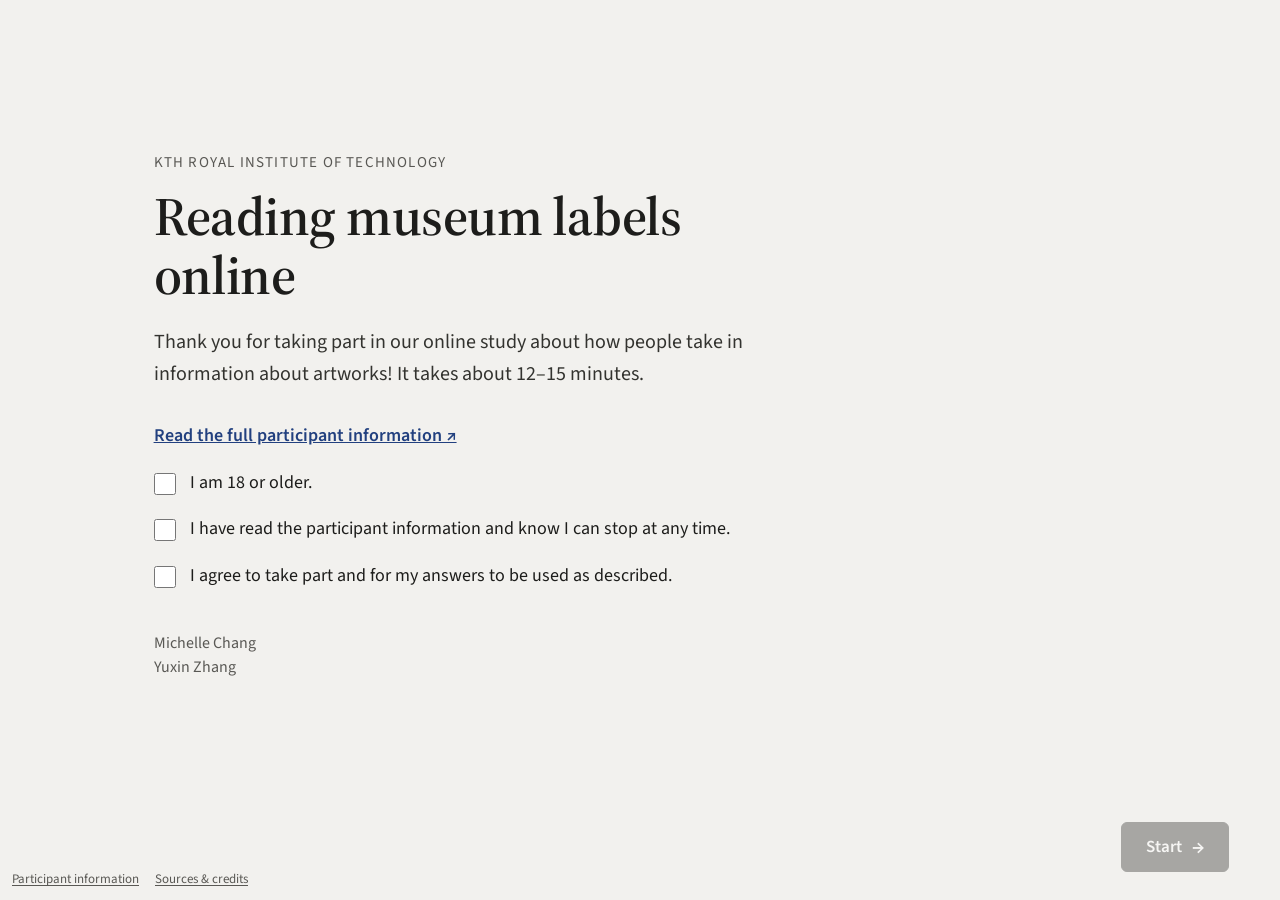
<file: index.html>
<!doctype html>
<html lang="en">
<head>
<meta charset="utf-8">
<meta name="viewport" content="width=device-width, initial-scale=1">
<meta name="robots" content="noindex, nofollow">
<title>Online museum study</title>
<link rel="preconnect" href="https://fonts.googleapis.com">
<link rel="preconnect" href="https://fonts.gstatic.com" crossorigin>
<link rel="stylesheet" href="https://fonts.googleapis.com/css2?family=Source+Sans+3:wght@400;600&family=Source+Serif+4:opsz,wght@8..60,400;8..60,600&display=swap">
<link rel="stylesheet" href="css/study.css">
</head>
<body>
<main id="app"><p class="loading">Loading…</p></main>

<footer class="site-footer">
  <a href="participant-info/" target="_blank" rel="noopener">Participant information</a>
  <a href="sources/" target="_blank" rel="noopener">Sources &amp; credits</a>
</footer>

<dialog id="learn-more" aria-labelledby="lm-title">
  <div class="lm-inner">
    <h2 id="lm-title"></h2>
    <div id="lm-body"></div>
    <form method="dialog"><button class="btn" id="lm-close">Close</button></form>
  </div>
</dialog>

<script src="config.js"></script>
<script src="content/content.js"></script>
<script src="js/study.js"></script>
</body>
</html>
</file>
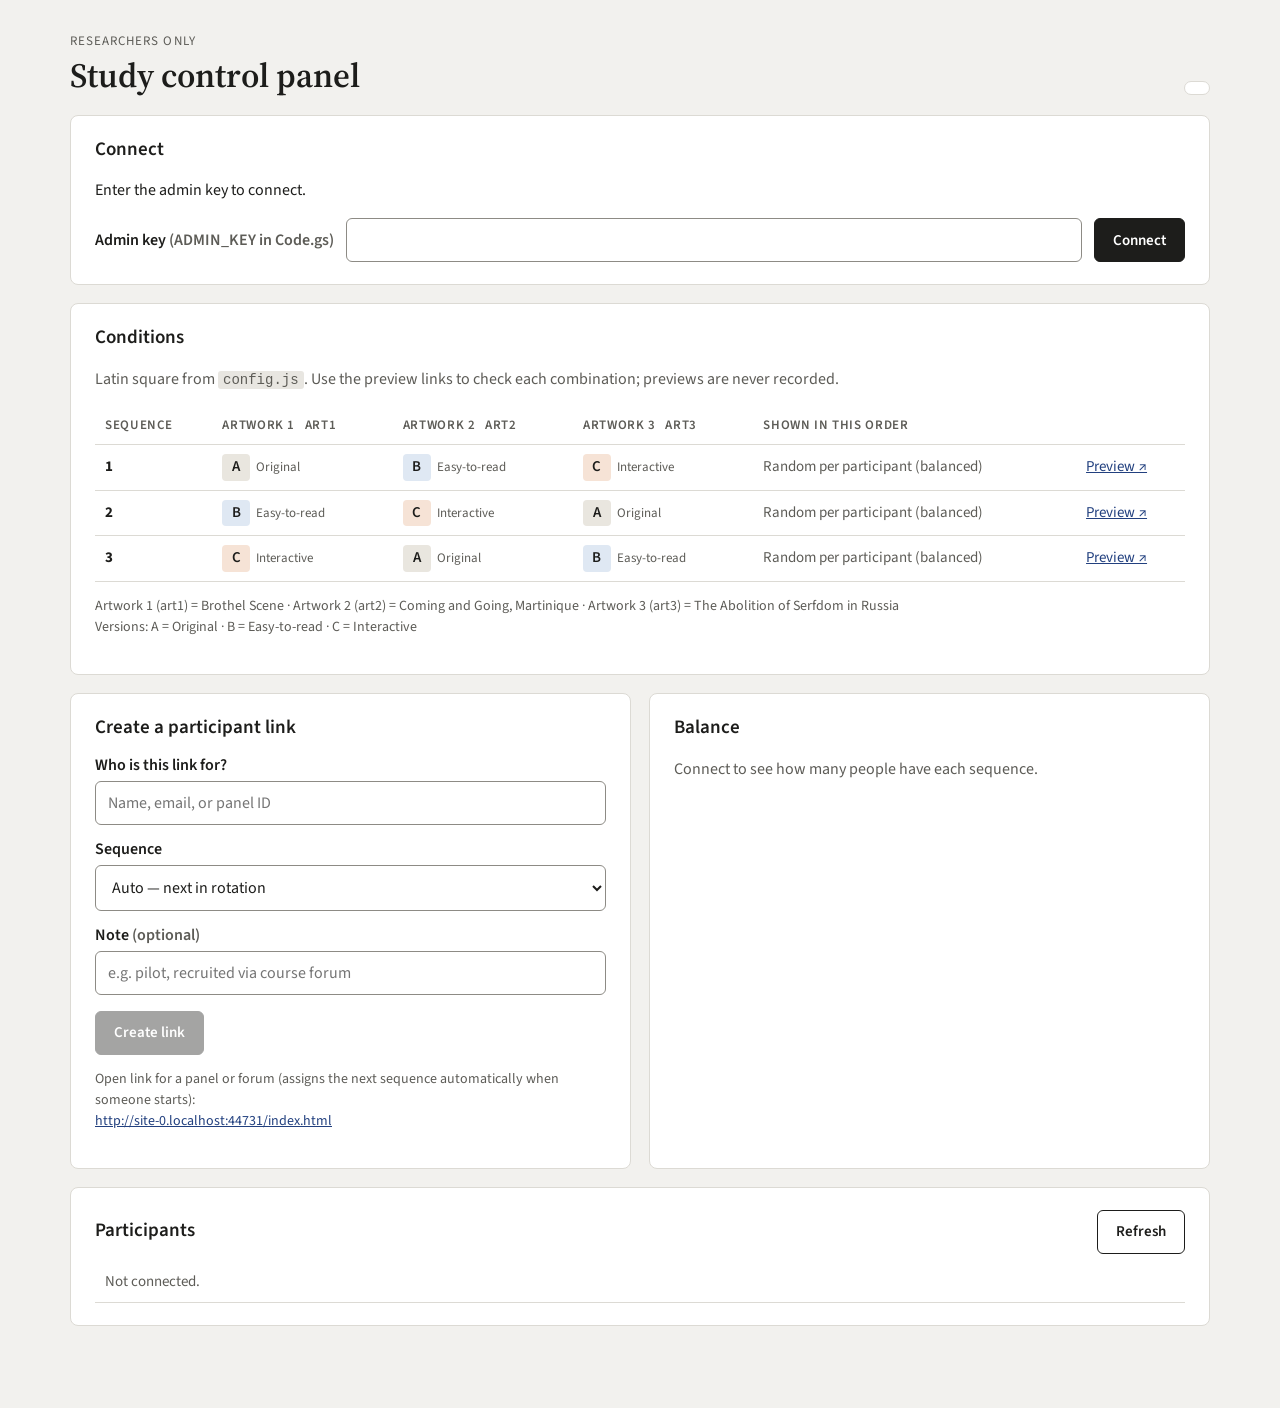
<file: admin.html>
<!doctype html>
<html lang="en">
<head>
<meta charset="utf-8">
<meta name="viewport" content="width=device-width, initial-scale=1">
<meta name="robots" content="noindex, nofollow">
<title>Study control panel</title>
<link rel="preconnect" href="https://fonts.googleapis.com">
<link rel="preconnect" href="https://fonts.gstatic.com" crossorigin>
<link rel="stylesheet" href="https://fonts.googleapis.com/css2?family=Source+Sans+3:wght@400;600&family=Source+Serif+4:opsz,wght@8..60,600&display=swap">
<link rel="stylesheet" href="css/admin.css">
</head>
<body>
<div class="wrap">
  <header class="top">
    <div>
      <p class="eyebrow">Researchers only</p>
      <h1>Study control panel</h1>
    </div>
    <div class="conn" id="conn"></div>
  </header>

  <section class="card" id="setup-card" hidden>
    <h2>Connect</h2>
    <p id="setup-msg"></p>
    <form id="key-form" class="row">
      <label for="key">Admin key <span class="muted">(ADMIN_KEY in Code.gs)</span></label>
      <input id="key" type="password" autocomplete="current-password" required>
      <button class="btn primary" type="submit">Connect</button>
    </form>
  </section>

  <section class="card">
    <h2>Conditions</h2>
    <p class="muted">Latin square from <code>config.js</code>. Use the preview links to check each combination; previews are never recorded.</p>
    <div class="table-scroll"><table class="square" id="square"></table></div>
  </section>

  <div class="grid2">
    <section class="card" id="create-card">
      <h2>Create a participant link</h2>
      <form id="create-form">
        <label for="label">Who is this link for?</label>
        <input id="label" placeholder="Name, email, or panel ID" required>
        <label for="seq">Sequence</label>
        <select id="seq"></select>
        <label for="note">Note <span class="muted">(optional)</span></label>
        <input id="note" placeholder="e.g. pilot, recruited via course forum">
        <button class="btn primary" type="submit" id="create-btn">Create link</button>
      </form>
      <div id="created" class="created" hidden></div>
      <p class="muted small" id="open-link-row"></p>
    </section>

    <section class="card">
      <h2>Balance</h2>
      <div id="balance"><p class="muted">Connect to see how many people have each sequence.</p></div>
      <p class="small"><a id="sheet-link" href="#" target="_blank" rel="noopener" hidden>Open the Google Sheet ↗</a></p>
    </section>
  </div>

  <section class="card">
    <div class="card-head">
      <h2>Participants</h2>
      <button class="btn" id="refresh" type="button">Refresh</button>
    </div>
    <div class="table-scroll"><table class="people" id="people"><tbody><tr><td class="muted">Not connected.</td></tr></tbody></table></div>
  </section>
</div>

<script src="config.js"></script>
<script src="content/content.js"></script>
<script src="js/admin.js"></script>
</body>
</html>
</file>
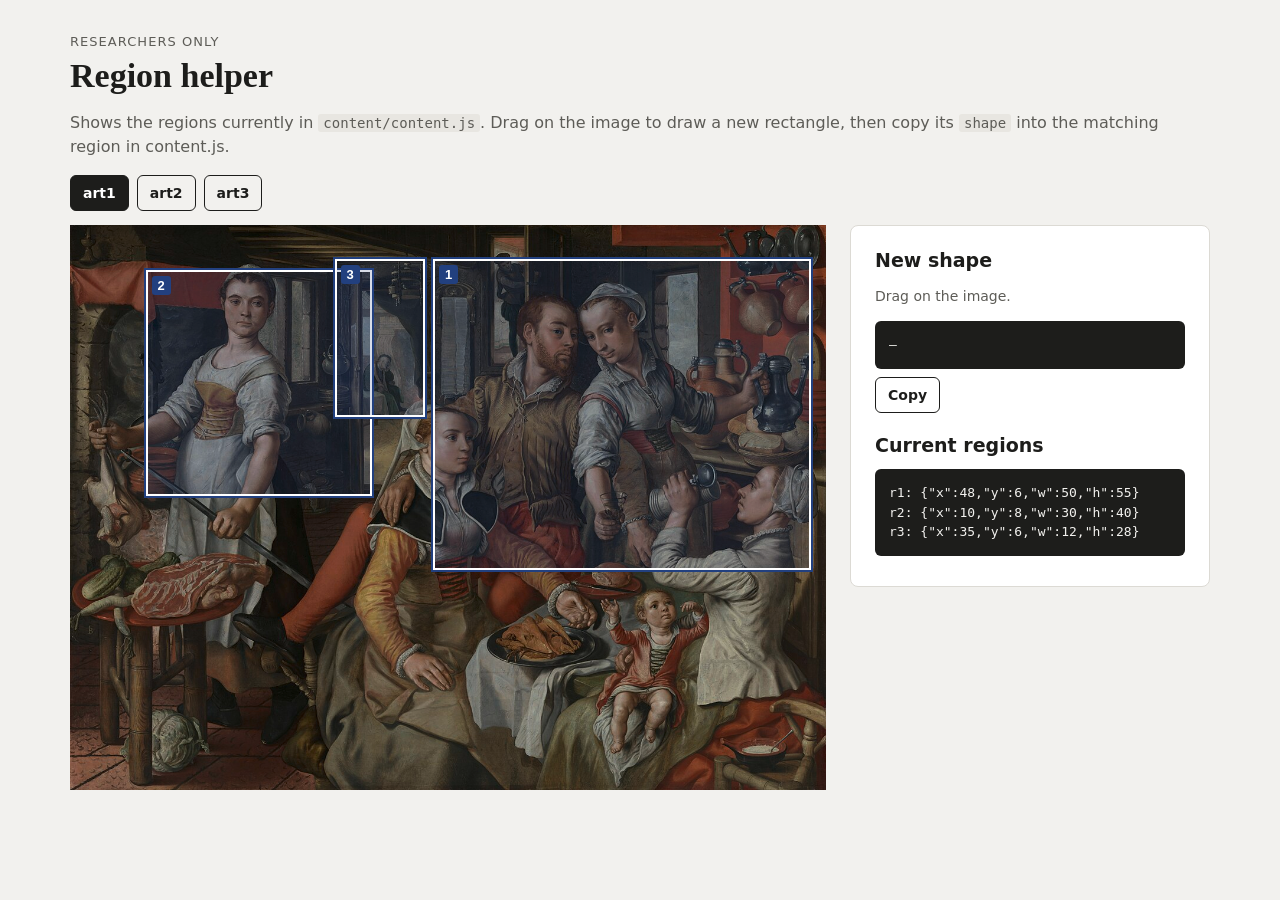
<file: region-helper.html>
<!doctype html>
<html lang="en">
<head>
<meta charset="utf-8">
<meta name="viewport" content="width=device-width, initial-scale=1">
<meta name="robots" content="noindex, nofollow">
<title>Region helper</title>
<link rel="stylesheet" href="css/admin.css">
<style>
  .stage { display: grid; grid-template-columns: minmax(0, 1fr) 360px; gap: 24px; align-items: start; }
  @media (max-width: 900px) { .stage { grid-template-columns: 1fr; } }
  .frame { position: relative; display: inline-block; line-height: 0; cursor: crosshair; user-select: none; max-width: 100%; }
  .frame img { max-width: 100%; max-height: 75vh; display: block; -webkit-user-drag: none; }
  .box { position: absolute; border: 2px solid #fff; outline: 2px solid #22407f; background: rgba(34,64,127,.18); pointer-events: none; }
  .box b { position: absolute; left: 4px; top: 4px; background: #22407f; color: #fff; font: 600 13px/1 sans-serif; padding: 3px 6px; border-radius: 3px; }
  .box.draft { outline-color: #b8501a; background: rgba(184,80,26,.2); }
  pre { background: #1d1d1b; color: #f2f1ee; padding: 14px; border-radius: 6px; font-size: 13px; line-height: 1.5; white-space: pre-wrap; margin: 8px 0; }
  .tabs { display: flex; gap: 8px; flex-wrap: wrap; margin-bottom: 14px; }
  .tabs .btn[aria-pressed="true"] { background: #1d1d1b; color: #fff; }
</style>
</head>
<body>
<div class="wrap">
  <p class="eyebrow">Researchers only</p>
  <h1>Region helper</h1>
  <p class="muted">Shows the regions currently in <code>content/content.js</code>. Drag on the image to draw a new rectangle, then copy its <code>shape</code> into the matching region in content.js.</p>
  <div class="tabs" id="tabs"></div>
  <div class="stage">
    <div><div class="frame" id="frame"><img id="img" alt=""></div></div>
    <div class="card">
      <h2>New shape</h2>
      <p class="muted small">Drag on the image.</p>
      <pre id="out">—</pre>
      <button class="btn small" id="copy" type="button">Copy</button>
      <h2 style="margin-top:20px">Current regions</h2>
      <pre id="current"></pre>
    </div>
  </div>
</div>
<script src="content/content.js"></script>
<script>
(function () {
  const C = window.STUDY_CONTENT;
  const frame = document.getElementById('frame'), img = document.getElementById('img');
  let art = C.artworks[0], draft = null, start = null;
  const r1 = n => Math.round(n * 10) / 10;

  function tabs() {
    document.getElementById('tabs').innerHTML = C.artworks.map((a, i) =>
      '<button class="btn small" type="button" data-i="' + i + '" aria-pressed="' + (a === art) + '">' + a.id + '</button>').join('');
  }
  function draw() {
    frame.querySelectorAll('.box').forEach(b => b.remove());
    art.regions.forEach((rg, k) => addBox(rg.shape, String(k + 1), ''));
    if (draft) addBox(draft, 'new', 'draft');
    document.getElementById('current').textContent = art.regions.map(rg => rg.id + ': ' + JSON.stringify(rg.shape)).join('\n');
  }
  function addBox(s, label, cls) {
    const b = document.createElement('div');
    b.className = 'box ' + cls;
    Object.assign(b.style, { left: s.x + '%', top: s.y + '%', width: s.w + '%', height: s.h + '%' });
    b.innerHTML = '<b>' + label + '</b>';
    frame.appendChild(b);
  }
  function load(a) { art = a; draft = null; img.src = a.image; tabs(); draw(); document.getElementById('out').textContent = '—'; }
  function pct(e) {
    const r = img.getBoundingClientRect();
    return { x: Math.max(0, Math.min(100, (e.clientX - r.left) / r.width * 100)), y: Math.max(0, Math.min(100, (e.clientY - r.top) / r.height * 100)) };
  }
  frame.addEventListener('pointerdown', e => { start = pct(e); frame.setPointerCapture(e.pointerId); });
  frame.addEventListener('pointermove', e => {
    if (!start) return;
    const p = pct(e);
    draft = { x: r1(Math.min(start.x, p.x)), y: r1(Math.min(start.y, p.y)), w: r1(Math.abs(p.x - start.x)), h: r1(Math.abs(p.y - start.y)) };
    draw();
  });
  frame.addEventListener('pointerup', () => {
    start = null;
    if (draft) document.getElementById('out').textContent = 'shape: { x: ' + draft.x + ', y: ' + draft.y + ', w: ' + draft.w + ', h: ' + draft.h + ' }';
  });
  document.getElementById('tabs').addEventListener('click', e => { const b = e.target.closest('[data-i]'); if (b) load(C.artworks[+b.dataset.i]); });
  document.getElementById('copy').addEventListener('click', () => navigator.clipboard && navigator.clipboard.writeText(document.getElementById('out').textContent));
  load(art);
})();
</script>
</body>
</html>
</file>
<file: css/study.css>
:root {
  color-scheme: light;
  --wall: #f2f1ee;
  --paper: #ffffff;
  --ink: #1d1d1b;
  --muted: #595854;
  --line: #d4d2cc;
  --accent: #22407f;
  --accent-soft: #e5eaf4;
  --focus: #b8501a;
  --serif: "Source Serif 4", Georgia, "Times New Roman", serif;
  --sans: "Source Sans 3", "Segoe UI", system-ui, -apple-system, sans-serif;
}

* { box-sizing: border-box; }
html, body { margin: 0; min-height: 100%; }
body {
  background: var(--wall);
  color: var(--ink);
  font: 18px/1.6 var(--sans);
  -webkit-font-smoothing: antialiased;
}
:focus-visible { outline: 3px solid var(--focus); outline-offset: 3px; }
[tabindex="-1"]:focus, [tabindex="-1"]:focus-visible { outline: none; }
a { color: var(--accent); }
a:hover { color: #142a57; }
.loading { padding: 48px; color: var(--muted); }

/* ---------- Screens ---------- */
.screen {
  min-height: 100vh;
  display: flex;
  flex-direction: column;
  padding: 32px clamp(20px, 4vw, 56px) 28px;
}
.screen-body { flex: 1; display: flex; align-items: center; }
.screen-foot {
  display: flex;
  justify-content: flex-end;
  align-items: center;
  gap: 20px;
  padding-top: 24px;
}
.hint { color: var(--muted); font-size: 16px; }

/* ---------- Buttons ---------- */
.btn {
  font: 600 17px/1 var(--sans);
  min-height: 48px;
  padding: 14px 24px;
  border-radius: 6px;
  border: 1.5px solid var(--ink);
  background: transparent;
  color: var(--ink);
  cursor: pointer;
  display: inline-flex;
  align-items: center;
  gap: 10px;
  text-decoration: none;
}
.btn:hover { background: rgba(0,0,0,.05); }
.btn.primary { background: var(--ink); color: #fff; }
.btn.primary:hover { background: #3a3a37; }
.btn:disabled { opacity: .35; cursor: not-allowed; }
.btn .arrow-glyph { font-size: 20px; line-height: 1; }
.linkbtn {
  font: inherit;
  color: var(--accent);
  background: none;
  border: 0;
  padding: 10px 0;
  text-decoration: underline;
  text-underline-offset: 3px;
  cursor: pointer;
  min-height: 44px;
}
.linkbtn:hover { color: #142a57; }

/* ---------- Start ---------- */
.start-inner, .instr-inner, .end-inner {
  max-width: 640px;
  margin-left: clamp(0px, 8vw, 140px);
}
.eyebrow {
  margin: 0 0 12px;
  font-size: 15px;
  letter-spacing: .08em;
  text-transform: uppercase;
  color: var(--muted);
}
h1 {
  font: 600 clamp(36px, 4.4vw, 54px)/1.1 var(--serif);
  margin: 0 0 20px;
  letter-spacing: -.01em;
}
.lede { font-size: 20px; margin: 0 0 32px; color: #33332f; }
.consent-link { font-weight: 600; }
.consent-checks { margin-top: 10px; }
.check {
  display: flex;
  gap: 14px;
  align-items: flex-start;
  margin: 18px 0 0;
  cursor: pointer;
}
.check input { width: 22px; height: 22px; margin: 4px 0 0; accent-color: var(--accent); flex: none; }
.byline { margin: 40px 0 0; color: var(--muted); font-size: 16px; line-height: 1.5; }
.notice {
  margin-top: 28px;
  padding: 14px 18px;
  border: 1.5px solid #b8501a;
  border-radius: 6px;
  background: #fbefe7;
  font-size: 16px;
}
.error-box { max-width: 560px; margin: 0 auto; }

/* ---------- Instructions ---------- */
h2.screen-title { font: 600 32px/1.2 var(--serif); margin: 0 0 20px; }
.instr-inner p { margin: 0 0 14px; }
.instr-inner .btn { margin-top: 20px; }

/* ---------- Artwork page ---------- */
.pos {
  display: flex;
  align-items: baseline;
  gap: 8px;
  color: var(--muted);
  font-size: 15px;
}
.pos-badge {
  width: 34px; height: 34px;
  border-radius: 50%;
  border: 1.5px solid var(--ink);
  color: var(--ink);
  display: inline-grid;
  place-items: center;
  font: 600 16px/1 var(--sans);
}
.art-layout {
  flex: 1;
  display: grid;
  grid-template-columns: minmax(0, 1.3fr) minmax(320px, 440px);
  gap: clamp(32px, 4vw, 64px);
  align-items: center;
  padding-top: 12px;
}
.art-figure {
  margin: 0;
  display: flex;
  justify-content: center;
  align-items: center;
  min-width: 0;
}
.art-frame {
  position: relative;
  line-height: 0;
  overflow: hidden;
  box-shadow: 0 1px 2px rgba(0,0,0,.08), 0 14px 36px rgba(0,0,0,.14);
  background: #ddd;
}
.art-frame img {
  display: block;
  width: 100%;
  height: 100%;
  user-select: none;
  -webkit-user-drag: none;
}

/* Version C: highlight + dim */
.spot {
  position: absolute;
  pointer-events: none;
  border-radius: 4px;
  box-shadow: 0 0 0 4000px rgba(14, 14, 12, .64);
  outline: 2px solid rgba(255,255,255,.95);
  opacity: 0;
  transition: left .35s ease, top .35s ease, width .35s ease, height .35s ease, opacity .25s ease;
  z-index: 1;
}
.spot.on { opacity: 1; }
.backdrop-btn {
  position: absolute; inset: 0;
  background: transparent; border: 0; padding: 0;
  cursor: default; z-index: 0;
}
.region {
  position: absolute;
  background: transparent;
  border: 0;
  padding: 0;
  border-radius: 4px;
  cursor: pointer;
  z-index: 2;
}
.region:hover { outline: 2px dashed rgba(255,255,255,.95); outline-offset: -2px; }
.region.active:hover { outline: none; }
.region .badge {
  position: absolute;
  transform: translate(-50%, -50%);
  width: 38px; height: 38px;
  border-radius: 50%;
  display: grid; place-items: center;
  background: #fff;
  color: var(--ink);
  font: 600 17px/1 var(--sans);
  box-shadow: 0 0 0 3px var(--accent), 0 3px 10px rgba(0,0,0,.4);
  transition: background .2s, color .2s, opacity .2s;
}
.region.seen .badge { background: var(--accent); color: #fff; box-shadow: 0 0 0 3px #fff, 0 3px 10px rgba(0,0,0,.4); }
/* Hide the open region's own number — it sits inside the highlighted spot and covers the artwork there. */
.region.active .badge { opacity: 0; pointer-events: none; }
.frame-idle .region:not(.seen) .badge { animation: pulse 2.2s ease-in-out infinite; }
@keyframes pulse {
  0%, 100% { box-shadow: 0 0 0 3px var(--accent), 0 0 0 3px rgba(255,255,255,.0), 0 3px 10px rgba(0,0,0,.4); }
  50% { box-shadow: 0 0 0 3px var(--accent), 0 0 0 11px rgba(255,255,255,.55), 0 3px 10px rgba(0,0,0,.4); }
}
@media (prefers-reduced-motion: reduce) {
  .spot { transition: none; }
  .frame-idle .region:not(.seen) .badge { animation: none; }
}

/* Label column */
.label-col { min-width: 0; }
.tombstone { margin: 0 0 22px; padding-bottom: 18px; border-bottom: 1px solid var(--line); }
.tombstone h2 { font: 600 27px/1.2 var(--serif); margin: 0 0 6px; }
.tombstone p { margin: 0; color: var(--muted); font-size: 16px; line-height: 1.45; }
.label-body p { margin: 0 0 1em; }
.segment { margin: 0 0 18px; }
.segment h3 { font: 600 18px/1.3 var(--sans); margin: 0 0 4px; }
.segment p { margin: 0; }
.learn-more-row { margin-top: 6px; }

/* Version C text area with arrows */
.reveal {
  display: grid;
  grid-template-columns: 48px minmax(0, 1fr) 48px;
  gap: 14px;
  align-items: center;
}
.arrowbtn {
  width: 48px; height: 48px;
  border-radius: 50%;
  border: 1.5px solid var(--ink);
  background: var(--paper);
  color: var(--ink);
  cursor: pointer;
  display: grid; place-items: center;
}
.arrowbtn:hover { background: var(--accent-soft); }
.arrowbtn svg { width: 20px; height: 20px; }
.reveal-text { min-height: 11em; display: flex; flex-direction: column; justify-content: center; }
.reveal-text .part-no { font-size: 14px; letter-spacing: .06em; text-transform: uppercase; color: var(--muted); margin: 0 0 4px; }
.reveal-text h3 { font: 600 20px/1.3 var(--sans); margin: 0 0 6px; }
.reveal-text p { margin: 0; }
.reveal-text.prompt h3 { font-family: var(--serif); }
.reveal-meta {
  display: flex;
  justify-content: space-between;
  align-items: center;
  gap: 12px;
  margin-top: 14px;
  min-height: 44px;
}
.dots { display: flex; gap: 8px; align-items: center; }
.dot {
  width: 11px; height: 11px; border-radius: 50%;
  border: 1.5px solid var(--accent);
  background: transparent;
}
.dot.seen { background: var(--accent); }
.dot.active { outline: 2px solid var(--accent); outline-offset: 2px; }

/* ---------- Background / quiz / ending questions ---------- */
.quiz-inner { max-width: 720px; width: 100%; margin: 0 auto; padding: 8px 0 24px; }
.qgroup {
  border: 0;
  padding: 0;
  margin: 0 0 30px;
}
.qgroup legend {
  font: 600 20px/1.4 var(--serif);
  padding: 0 0 12px;
  color: var(--ink);
}
.radio-opt {
  display: flex;
  align-items: flex-start;
  gap: 12px;
  padding: 9px 0;
  cursor: pointer;
  font-size: 17px;
}
.radio-opt input { width: 20px; height: 20px; margin: 2px 0 0; accent-color: var(--accent); flex: none; }
.field-label { display: block; margin: 4px 0 8px; color: var(--muted); font-size: 15px; }

/* Animated reveal (e.g. the 2nd background question) */
.collapsible {
  overflow: hidden;
  max-height: 0;
  opacity: 0;
  transform: translateY(-6px);
  transition: max-height .4s ease, opacity .3s ease, transform .3s ease;
}
.collapsible.open { max-height: 340px; opacity: 1; transform: translateY(0); }
@media (prefers-reduced-motion: reduce) {
  .collapsible { transition: none; }
}
textarea.small-area { min-height: 90px; }

/* 1–7 numbered scale (e.g. ease of understanding) */
.scale7 { display: flex; gap: 10px; flex-wrap: wrap; }
.scale-opt {
  display: grid;
  place-items: center;
  width: 46px; height: 46px;
  border: 1.5px solid var(--ink);
  border-radius: 50%;
  cursor: pointer;
  font: 600 17px/1 var(--sans);
}
.scale-opt input { position: absolute; opacity: 0; width: 1px; height: 1px; }
.scale-opt:has(input:checked) { background: var(--ink); color: #fff; }
.scale-opt:hover { background: var(--accent-soft); }
.scale-labels {
  display: flex;
  justify-content: space-between;
  gap: 16px;
  margin-top: 8px;
  color: var(--muted);
  font-size: 14px;
  max-width: 420px;
}

/* 7-point verbal scale (e.g. agree/disagree) */
.likert { display: flex; flex-direction: column; }

/* Thumbnail picker (ending question: which text helped the most) */
.thumb-grid { display: flex; gap: 20px; flex-wrap: wrap; margin: 4px 0 18px; }
.thumb-opt {
  display: flex;
  flex-direction: column;
  align-items: center;
  gap: 8px;
  width: 140px;
  padding: 10px;
  border: 1.5px solid var(--line);
  border-radius: 8px;
  cursor: pointer;
  text-align: center;
  font-size: 14px;
}
.thumb-opt img { width: 100%; height: 100px; object-fit: contain; }
.thumb-opt input { accent-color: var(--accent); }
.thumb-opt:has(input:checked) { border-color: var(--accent); background: var(--accent-soft); }

/* Per-artwork "seen before" cards — same grid, each with its own mini radio group */
.thumb-card {
  display: flex;
  flex-direction: column;
  align-items: center;
  gap: 8px;
  width: 160px;
  padding: 10px;
  border: 1.5px solid var(--line);
  border-radius: 8px;
  text-align: center;
  font-size: 14px;
}
.thumb-card img { width: 100%; height: 100px; object-fit: contain; }
.thumb-title { font-size: 14px; }
.mini-radios {
  width: 100%;
  margin-top: 4px;
  padding-top: 8px;
  border-top: 1px solid var(--line);
}
.mini-radios .radio-opt { padding: 4px 0; gap: 8px; font-size: 14px; justify-content: center; }
.mini-radios .radio-opt input { width: 16px; height: 16px; }

textarea {
  width: 100%;
  min-height: 190px;
  font: 18px/1.55 var(--sans);
  color: var(--ink);
  padding: 14px 16px;
  border: 1.5px solid #8d8b85;
  border-radius: 6px;
  background: var(--paper);
  resize: vertical;
}
textarea:focus-visible { outline-offset: 1px; }

/* ---------- End ---------- */
.end-inner .btn { margin: 8px 0 32px; }
.code-box {
  display: inline-block;
  font: 600 22px/1 ui-monospace, "SFMono-Regular", Menlo, monospace;
  letter-spacing: .12em;
  background: var(--paper);
  border: 1px solid var(--line);
  padding: 12px 16px;
  border-radius: 6px;
  margin: 6px 0 6px;
}
.small { font-size: 15px; color: var(--muted); margin: 0; }
.end-section { margin: 0 0 26px; }
.end-section h3 { font: 600 16px/1.3 var(--sans); text-transform: uppercase; letter-spacing: .06em; color: var(--muted); margin: 0 0 6px; }

/* ---------- Learn more dialog ---------- */
dialog#learn-more {
  border: 0;
  border-radius: 8px;
  padding: 0;
  width: min(560px, calc(100vw - 32px));
  box-shadow: 0 24px 64px rgba(0,0,0,.3);
  color: var(--ink);
}
dialog#learn-more::backdrop { background: rgba(20,20,18,.45); }
.lm-inner { padding: 32px 36px 28px; }
.lm-inner h2 { font: 600 26px/1.2 var(--serif); margin: 0 0 14px; }
.lm-inner p { margin: 0 0 14px; }
.lm-inner form { display: flex; justify-content: flex-end; margin-top: 12px; }

/* ---------- Preview / pilot banner ---------- */
.mode-banner {
  position: fixed;
  top: 10px; right: 12px;
  z-index: 50;
  font: 600 13px/1.3 var(--sans);
  background: #fff3c4;
  border: 1px solid #c9a227;
  color: #4a3b00;
  padding: 6px 10px;
  border-radius: 6px;
  max-width: 360px;
}

/* ---------- Narrow windows (study is desktop-only, but don't break) ---------- */
@media (max-width: 860px) {
  .art-layout { grid-template-columns: 1fr; }
  .start-inner, .instr-inner, .end-inner { margin-left: 0; }
}

/* ---------- Site footer ---------- */
/* On the study app (index.html): fixed in a corner, out of the way of the
   mode banner (top-right) and the Next/Start button (bottom-right). */
.site-footer {
  position: fixed;
  left: 12px; bottom: 10px;
  z-index: 40;
  display: flex;
  gap: 16px;
  font-size: 13px;
}
.site-footer a { color: var(--muted); text-decoration: underline; text-underline-offset: 2px; }
.site-footer a:hover { color: var(--ink); }
/* On participant-info/ and sources/: a normal footer at the end of the page. */
.site-footer.static {
  position: static;
  margin: 48px auto 0;
  max-width: 760px;
  padding: 20px clamp(20px, 4vw, 56px) 40px;
  border-top: 1px solid var(--line);
}

/* ---------- Content pages (participant information, sources) ---------- */
body.content-body { background: var(--wall); }
.content-page {
  max-width: 760px;
  margin: 0 auto;
  padding: 48px clamp(20px, 4vw, 56px) 0;
}
#doc h1 { font: 600 clamp(30px, 3.6vw, 42px)/1.15 var(--serif); margin: 0 0 24px; }
#doc h2 { font: 600 24px/1.3 var(--serif); margin: 36px 0 14px; }
#doc h3 { font: 600 19px/1.3 var(--sans); margin: 24px 0 8px; }
#doc p { margin: 0 0 16px; }
#doc ul, #doc ol { margin: 0 0 16px; padding-left: 1.4em; }
#doc li { margin: 0 0 6px; }
#doc li input[type="checkbox"] { margin-right: 8px; accent-color: var(--accent); }
#doc table {
  width: 100%;
  border-collapse: collapse;
  margin: 0 0 24px;
  font-size: 15px;
}
#doc th, #doc td {
  border: 1px solid var(--line);
  padding: 8px 12px;
  text-align: left;
  vertical-align: top;
}
#doc th { background: var(--paper); font-weight: 600; }
#doc strong { font-weight: 600; }
#doc a { word-break: break-word; }
#doc hr { border: 0; border-top: 1px solid var(--line); margin: 32px 0; }
</file>
<file: css/admin.css>
:root {
  color-scheme: light;
  --bg: #f2f1ee; --paper: #fff; --ink: #1d1d1b; --muted: #5d5c57; --line: #dcdad4;
  --accent: #22407f; --ok: #1f6b3a; --warn: #8a5a00;
  --vA: #e9e6df; --vB: #dfe8f3; --vC: #f6e3d6;
  --sans: "Source Sans 3", "Segoe UI", system-ui, sans-serif;
  --serif: "Source Serif 4", Georgia, serif;
}
* { box-sizing: border-box; }
body { margin: 0; background: var(--bg); color: var(--ink); font: 16px/1.5 var(--sans); }
a { color: var(--accent); }
code { font: 14px ui-monospace, Menlo, monospace; background: #e8e6e1; padding: 1px 5px; border-radius: 3px; }
:focus-visible { outline: 3px solid #b8501a; outline-offset: 2px; }
.wrap { max-width: 1180px; margin: 0 auto; padding: 32px 20px 64px; }
.top { display: flex; justify-content: space-between; align-items: flex-end; gap: 16px; flex-wrap: wrap; margin-bottom: 20px; }
.eyebrow { margin: 0; font-size: 13px; letter-spacing: .08em; text-transform: uppercase; color: var(--muted); }
h1 { font: 600 34px/1.15 var(--serif); margin: 4px 0 0; }
h2 { font: 600 19px/1.3 var(--sans); margin: 0 0 12px; }
.muted { color: var(--muted); }
.small { font-size: 14px; }
.card { background: var(--paper); border: 1px solid var(--line); border-radius: 8px; padding: 22px 24px; margin-bottom: 18px; }
.card-head { display: flex; justify-content: space-between; align-items: center; gap: 12px; margin-bottom: 8px; }
.card-head h2 { margin: 0; }
.grid2 { display: grid; grid-template-columns: minmax(0, 1fr) minmax(0, 1fr); gap: 18px; }
.grid2 .card { margin-bottom: 18px; }
@media (max-width: 820px) { .grid2 { grid-template-columns: 1fr; } }

.conn { font-size: 14px; padding: 6px 12px; border-radius: 999px; border: 1px solid var(--line); background: var(--paper); }
.conn.ok { color: var(--ok); border-color: #9cc5a9; }
.conn.off { color: var(--warn); border-color: #e0c27a; }

label { display: block; font-weight: 600; margin: 12px 0 4px; }
input, select {
  width: 100%; font: 16px var(--sans); padding: 10px 12px; min-height: 44px;
  border: 1.5px solid #8d8b85; border-radius: 6px; background: #fff; color: var(--ink);
}
.row { display: grid; grid-template-columns: auto minmax(0, 1fr) auto; gap: 12px; align-items: center; }
.row label { margin: 0; }
@media (max-width: 640px) { .row { grid-template-columns: 1fr; } }
.btn {
  font: 600 15px/1 var(--sans); min-height: 44px; padding: 12px 18px; border-radius: 6px;
  border: 1.5px solid var(--ink); background: transparent; color: var(--ink); cursor: pointer;
}
.btn.primary { background: var(--ink); color: #fff; }
.btn.small { min-height: 36px; padding: 8px 12px; font-size: 14px; }
.btn:disabled { opacity: .4; cursor: not-allowed; }
#create-form .btn { margin-top: 16px; }

.table-scroll { overflow-x: auto; }
table { border-collapse: collapse; width: 100%; font-size: 15px; }
th, td { text-align: left; padding: 9px 10px; border-bottom: 1px solid var(--line); vertical-align: middle; white-space: nowrap; }
th { font-weight: 600; color: var(--muted); font-size: 13px; text-transform: uppercase; letter-spacing: .05em; }
td.wrap-cell { white-space: normal; min-width: 160px; }
.v { display: inline-block; min-width: 28px; text-align: center; font-weight: 600; padding: 2px 8px; border-radius: 4px; }
.v.A { background: var(--vA); } .v.B { background: var(--vB); } .v.C { background: var(--vC); }
.vname { color: var(--muted); font-size: 13px; margin-left: 6px; }
.mono { font-family: ui-monospace, Menlo, monospace; letter-spacing: .05em; }
.status { font-size: 13px; font-weight: 600; padding: 3px 8px; border-radius: 999px; border: 1px solid var(--line); }
.status.completed { color: var(--ok); border-color: #9cc5a9; background: #eef6f0; }
.status.in-progress { color: var(--accent); border-color: #a9b8d8; background: #eef2f9; }
.status.void { color: #777; text-decoration: line-through; }

.created { margin-top: 18px; padding: 14px 16px; border: 1.5px solid #9cc5a9; background: #f2f8f3; border-radius: 6px; }
.created .link { display: flex; gap: 8px; align-items: center; margin-top: 8px; }
.created input { font-family: ui-monospace, Menlo, monospace; font-size: 14px; }

.bal-row { display: grid; grid-template-columns: 110px minmax(0, 1fr) 120px; gap: 12px; align-items: center; margin: 10px 0; font-size: 15px; }
.bar { height: 14px; background: #eceae5; border-radius: 3px; overflow: hidden; display: flex; }
.bar span { display: block; height: 100%; }
.bar .done { background: var(--ok); }
.bar .prog { background: #8fa3cc; }
.bar .todo { background: #c9c6be; }
.legend { display: flex; gap: 16px; font-size: 13px; color: var(--muted); margin-top: 6px; flex-wrap: wrap; }
.legend i { display: inline-block; width: 10px; height: 10px; border-radius: 2px; margin-right: 5px; vertical-align: -1px; }
</file>
